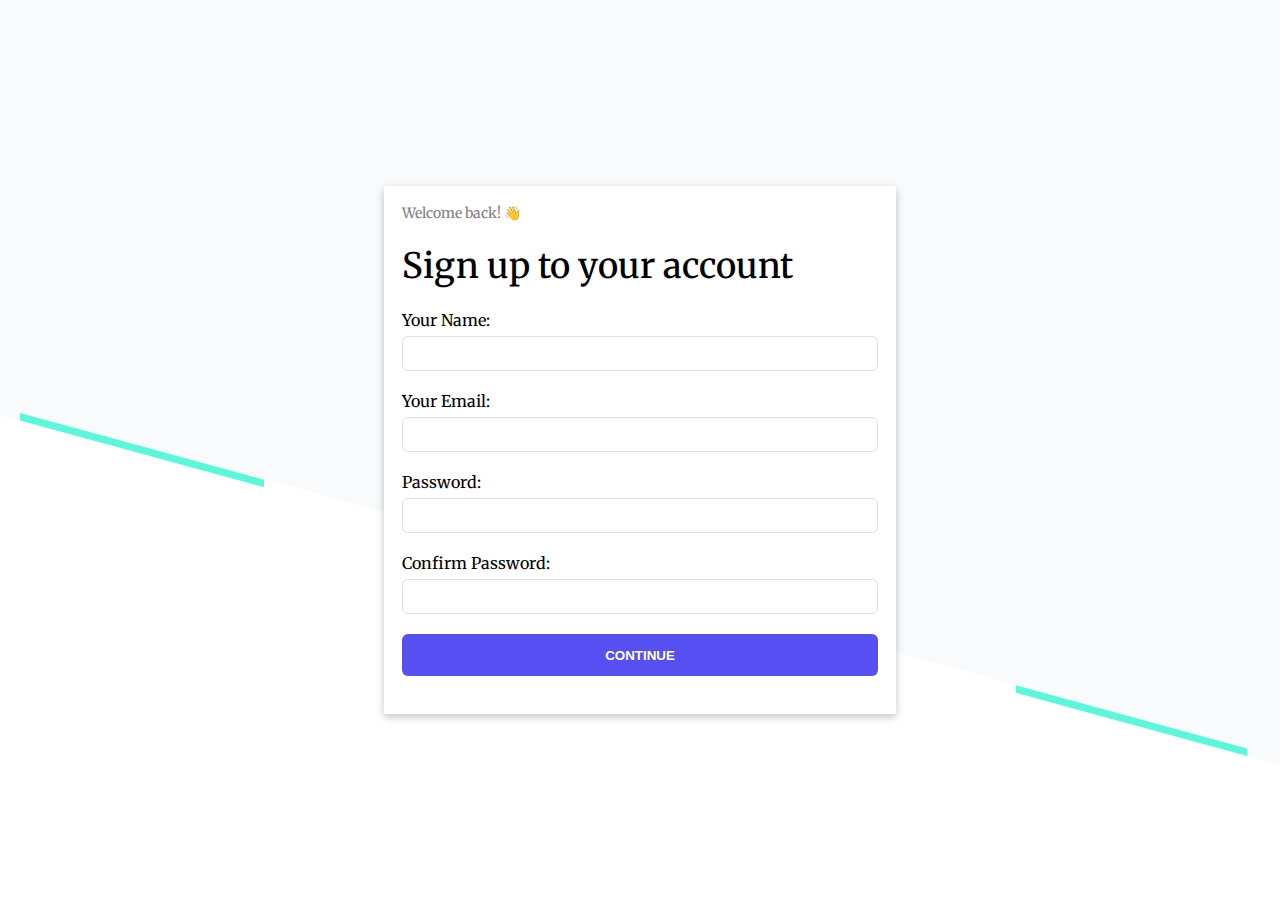
<file: index.html>
<!DOCTYPE html>
<html lang="en">
  <head>
    <meta charset="UTF-8" />
    <meta name="viewport" content="width=device-width, initial-scale=1.0" />
    <title>Welcome</title>
    <link rel="preconnect" href="https://fonts.googleapis.com" />
    <link rel="preconnect" href="https://fonts.gstatic.com" crossorigin />
    <link
      href="https://fonts.googleapis.com/css2?family=Didact+Gothic&family=Merriweather:wght@300;400;700;900&display=swap"
      rel="stylesheet"
    />
    <link rel="stylesheet" href="style.css" />
  </head>
  <body>
    <main>
      <div id="sign-up">
        <div id="signup-content">
          <div class="welcome">Welcome back! 👋</div>
          <div class="signup-heading">Sign up to your account</div>
          <form action="">
            <div class="input-section">
              <label for="user-name">Your Name:</label>
              <input
                type="text"
                name="user-name"
                id="user-name"
                class="input-field"
              />
            </div>
            <div class="input-section">
              <label for="email">Your Email:</label>
              <input type="email" name="email" id="email" class="input-field" />
            </div>
            <div class="input-section">
              <label for="password">Password:</label>
              <input
                type="password"
                name="password"
                id="password"
                class="input-field"
              />
            </div>
            <div class="input-section">
              <label for="cpassword">Confirm Password:</label>
              <input
                type="password"
                name="cpassword"
                id="cpassword"
                class="input-field"
              />
            </div>
            <div class="continue-section">
              <button type="submit" id="continue-btn">CONTINUE</button>
            </div>
            <div id="error-section"></div>
          </form>
        </div>
      </div>
    </main>
    <script src="./script.js"></script>
  </body>
</html>
</file>
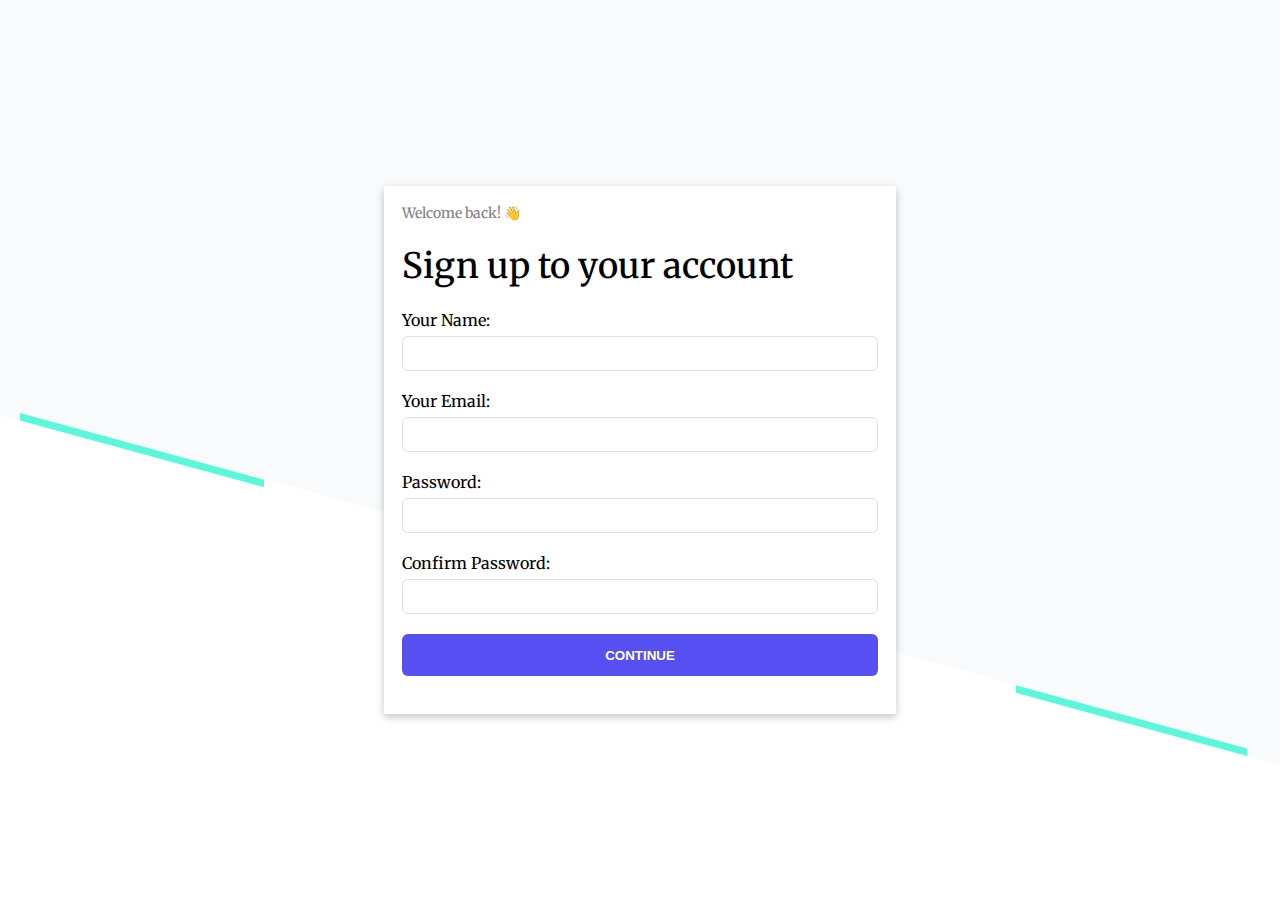
<file: profile/index.html>
<!DOCTYPE html>
<html lang="en">
  <head>
    <meta charset="UTF-8" />
    <meta name="viewport" content="width=device-width, initial-scale=1.0" />
    <title>Profile PAge</title>
    <link rel="preconnect" href="https://fonts.googleapis.com" />
    <link rel="preconnect" href="https://fonts.gstatic.com" crossorigin />
    <link
      href="https://fonts.googleapis.com/css2?family=Didact+Gothic&family=Merriweather:wght@300;400;700;900&display=swap"
      rel="stylesheet"
    />
    <link rel="stylesheet" href="style.css" />
  </head>
  <body>
    <main>
      <div id="profile-page">
        <div id="profile-content">
          <div class="welcome" id="profile">Profile</div>
          <div id="avatar">
            <img src="../resources/avatar.jpg" alt="" />
          </div>

          <div class="input-section" id="fName">Full Name:</div>
          <div class="input-section" id="email">Email:</div>
          <div class="input-section" id="token">Token:</div>
          <div class="input-section" id="password">Password:</div>
          <div class="logout-section">
            <button type="submit" id="logout-btn">Logout</button>
          </div>
        </div>
      </div>
    </main>

    <script src="./script.js"></script>
  </body>
</html>
</file>
<file: style.css>
* {
  margin: 0;
  padding: 0;
  box-sizing: border-box;
}

body {
  background-color: #f8fafc;
  font-family: "Didact Gothic", sans-serif;
  font-family: "Merriweather", serif;
  background-image: url("./resources/Background\ Pattern.png");
  background-repeat: no-repeat;
  background-position: center bottom;
  background-size: 100%;
}

/* singup styling */
main {
  width: 100%;
  height: 100vh;
  display: flex;
  justify-content: center;
  align-items: center;
}

#sign-up {
  background-color: white;
  width: 40%;
  padding: 18px;
  box-shadow: rgba(0, 0, 0, 0.24) 0px 3px 8px;
}
#signup-content {
  display: flex;
  flex-direction: column;
  gap: 22px;
}

#signup-content .welcome {
  color: grey;
  font-size: 14px;
}
#signup-content .signup-heading {
  font-weight: 500;
  font-size: 35px;
}

form {
  display: flex;
  flex-direction: column;
  gap: 20px;
}

.input-section {
  display: flex;
  flex-direction: column;
  gap: 6px;
}

.input-field {
  width: 100%;
  height: 35px;
  border-radius: 6px;
  border: 0.5px solid #dedfdf;
}

.continue-section button {
  background-color: #564ff2;
  border: none;
  color: white;
  width: 100%;
  height: 42px;
  border-radius: 6px;
  cursor: pointer;
  font-weight: 600;
}

#error-section {
  text-align: center;
  color: #625bf7;
}

/* Responsive layout for medium-sized screens */
@media only screen and (max-width: 768px) {
  #sign-up {
    background-color: white;
    width: 80%;
    padding: 18px;
  }
  #signup-content .signup-heading {
    font-weight: 500;
    font-size: 115%;
  }
}

/* Responsive layout for smaller screens (smartphones) */
@media only screen and (max-width: 480px) {
  #sign-up {
    background-color: white;
    width: 80%;
    padding: 18px;
  }
  #signup-content .signup-heading {
    font-weight: 500;
    font-size: 115%;
  }
}
</file>
<file: profile/style.css>
*{
    margin: 0;
    padding: 0;
    box-sizing: border-box;
    font-family: 'Didact Gothic', sans-serif;
font-family: 'Merriweather', serif;
}

body{
    background-color: #F8FAFC;
    background-image: url("../resources/profile\ Background\ Pattern.png");
    background-repeat: no-repeat;
    background-position: center bottom;
    background-size: 100%;
}

/* profile styling */
main{
    width: 100%;
    height: 100vh;
    display: flex;
    justify-content: center;
    align-items: center;
}

#profile-page{
    background-color: white;
    width: 40%;
    padding: 18px;
    box-shadow: rgba(0, 0, 0, 0.24) 0px 3px 8px;
}
#profile-content{
    display: flex;
    flex-direction: column;
    justify-content: center;
    align-items: center;
    gap: 22px;
    
}

#profile{
    font-size: 32px;
    font-weight: 600;
}


#avatar{
    width: 50%;
}

#avatar img{
    width: 100%;
}


.logout-section{
    width: 75%;
}



.logout-section button{
    background-color: #564FF2;
    border: none;
    color: white;
    width: 100%;
    height: 42px;
    border-radius: 6px;
    cursor: pointer;
}


/* Responsiveness */
@media only screen and (max-width: 768px) {
    #profile-page {
      background-color: white;
      width: 60%;
      padding: 18px;
    }
    
  }
  
  /* Responsiveness */
  @media only screen and (max-width: 480px) {
    #profile-page {
      background-color: white;
      width: 80%;
      padding: 18px;
    }

  }
</file>
